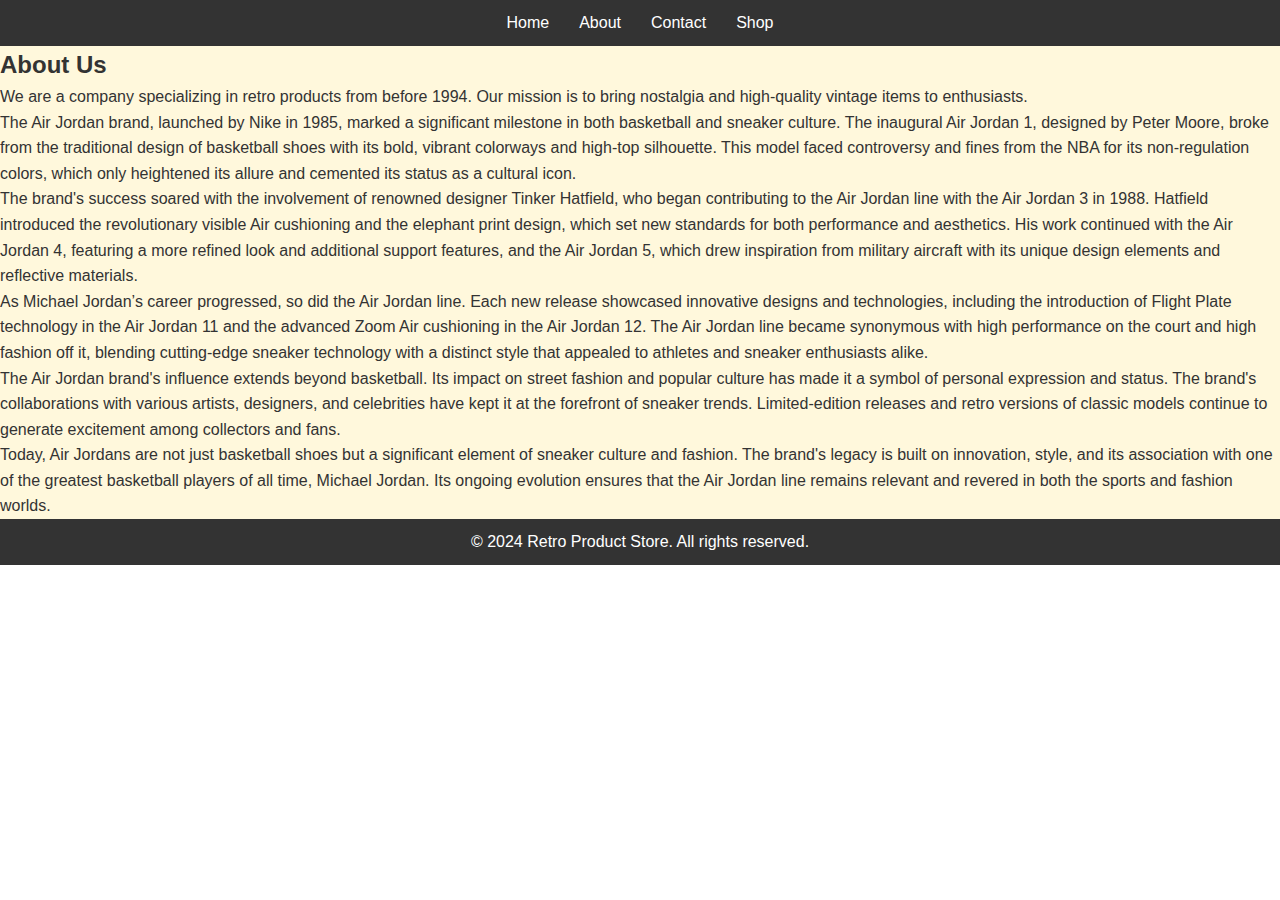
<file: final project/about.html>
<!DOCTYPE html>
<html lang="en">
<head>
    <meta charset="UTF-8">
    <meta name="viewport" content="width=device-width, initial-scale=1.0">
    <title>About Us - Retro Product Store</title>
    <link rel="stylesheet" href="styles.css">
    <script src="https://code.jquery.com/jquery-3.6.0.min.js"></script>
    <script src="main.js"></script>
</head>
<body>
<header id="global-header"></header>
<main>
    <section>
        <h2>About Us</h2>
        <p>We are a company specializing in retro products from before 1994. Our mission is to bring nostalgia and high-quality vintage items to enthusiasts.</p>
        <p>The Air Jordan brand, launched by Nike in 1985, marked a significant milestone in both basketball and sneaker culture. The inaugural Air Jordan 1, designed by Peter Moore, broke from the traditional design of basketball shoes with its bold, vibrant colorways and high-top silhouette. This model faced controversy and fines from the NBA for its non-regulation colors, which only heightened its allure and cemented its status as a cultural icon.</p>
        <p>The brand's success soared with the involvement of renowned designer Tinker Hatfield, who began contributing to the Air Jordan line with the Air Jordan 3 in 1988. Hatfield introduced the revolutionary visible Air cushioning and the elephant print design, which set new standards for both performance and aesthetics. His work continued with the Air Jordan 4, featuring a more refined look and additional support features, and the Air Jordan 5, which drew inspiration from military aircraft with its unique design elements and reflective materials.</p>
        <p>As Michael Jordan’s career progressed, so did the Air Jordan line. Each new release showcased innovative designs and technologies, including the introduction of Flight Plate technology in the Air Jordan 11 and the advanced Zoom Air cushioning in the Air Jordan 12. The Air Jordan line became synonymous with high performance on the court and high fashion off it, blending cutting-edge sneaker technology with a distinct style that appealed to athletes and sneaker enthusiasts alike.</p>
        <p>The Air Jordan brand's influence extends beyond basketball. Its impact on street fashion and popular culture has made it a symbol of personal expression and status. The brand's collaborations with various artists, designers, and celebrities have kept it at the forefront of sneaker trends. Limited-edition releases and retro versions of classic models continue to generate excitement among collectors and fans.</p>
        <p>Today, Air Jordans are not just basketball shoes but a significant element of sneaker culture and fashion. The brand's legacy is built on innovation, style, and its association with one of the greatest basketball players of all time, Michael Jordan. Its ongoing evolution ensures that the Air Jordan line remains relevant and revered in both the sports and fashion worlds.</p>
    </section>
</main>
<footer id="global-footer"></footer>

</body>
</html>
</file>
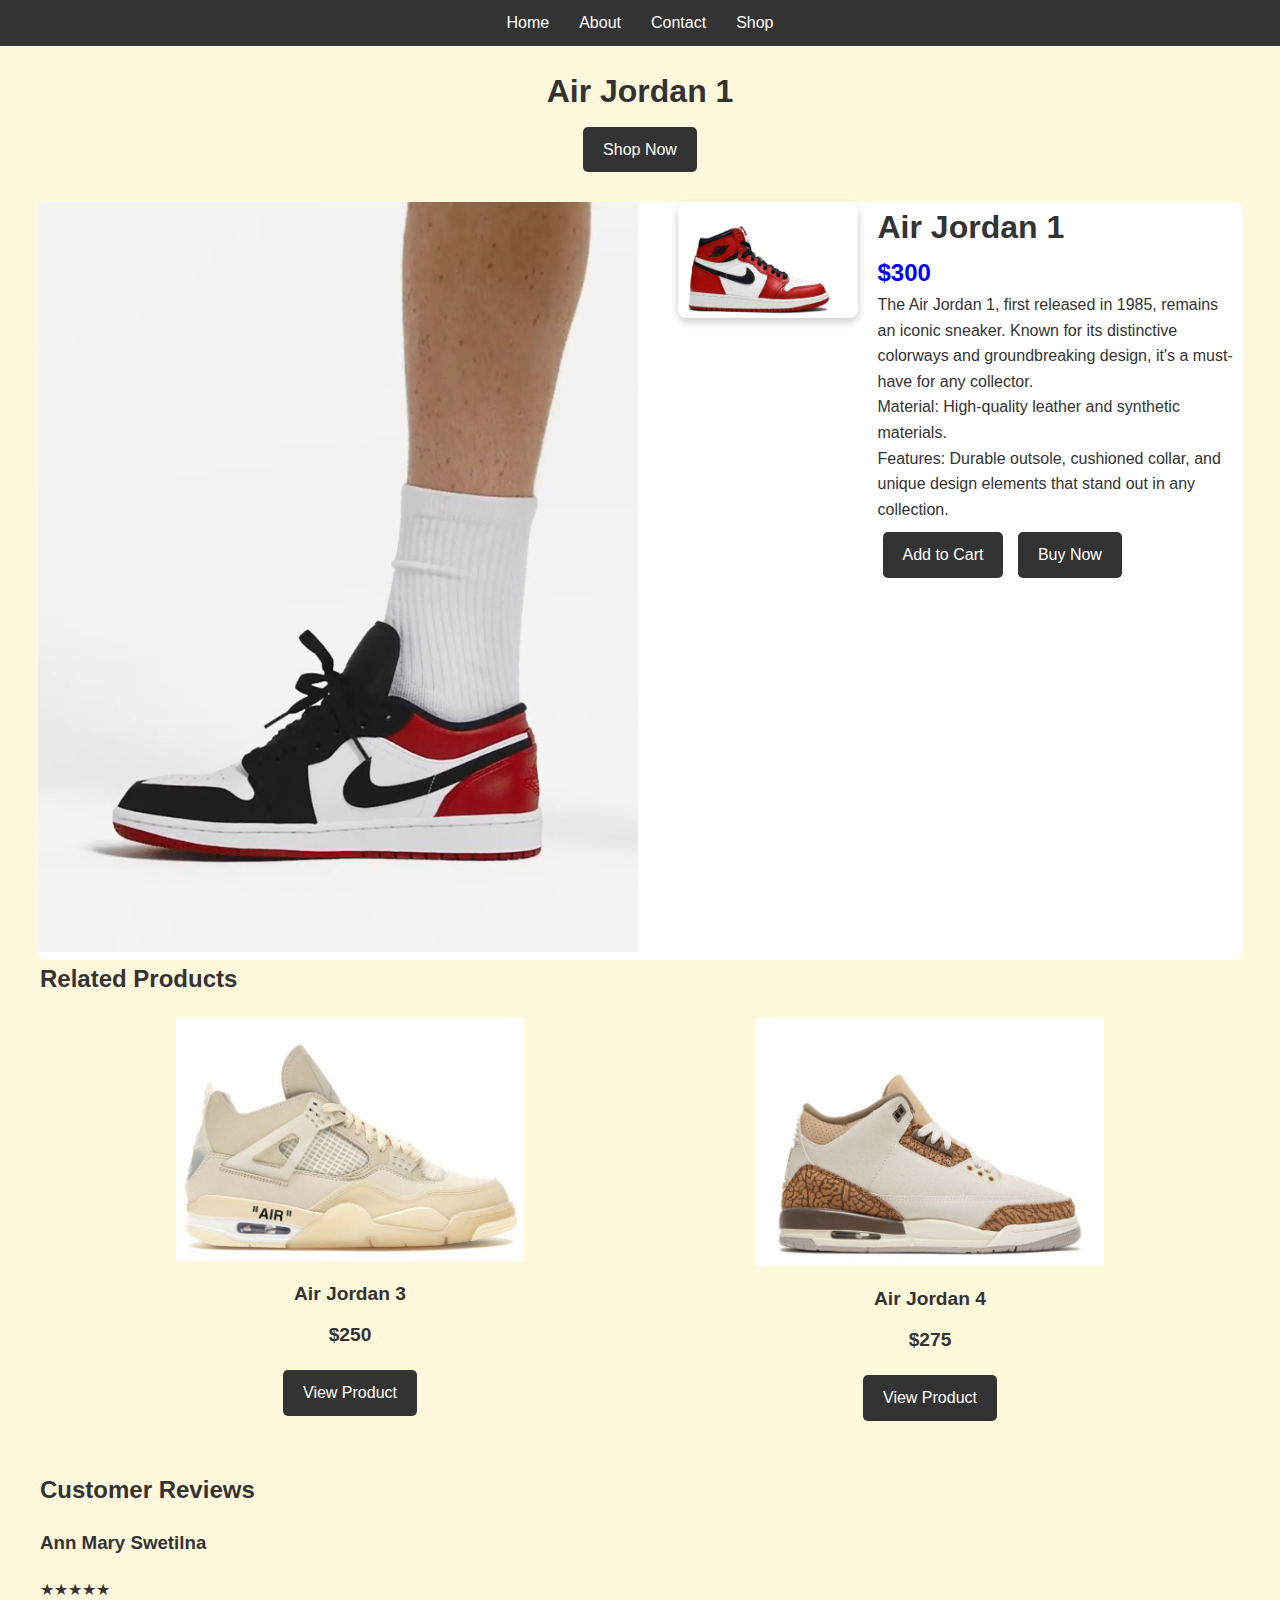
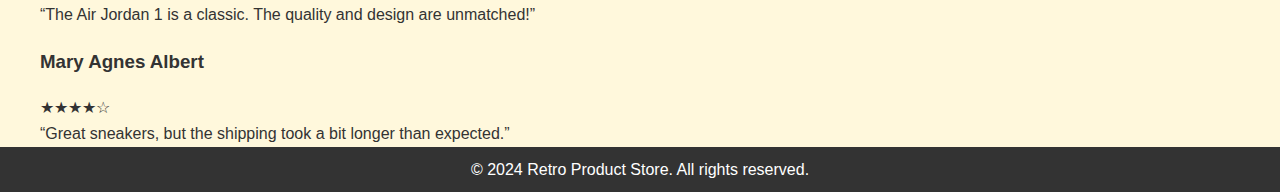
<file: final project/Air Jordan 1.html>
<!DOCTYPE html>
<html lang="en">
<head>
    <meta charset="UTF-8">
    <meta name="viewport" content="width=device-width, initial-scale=1.0">
    <title>Air Jordan 1 - Retro Product Store</title>
    <link rel="stylesheet" href="styles.css">
    <script src="https://code.jquery.com/jquery-3.6.0.min.js"></script>
    <script src="main.js" defer></script>
</head>
<body>
<header id="global-header">

</header>

<main>
    <!-- Hero Section -->
    <section class="hero">
        <h1>Air Jordan 1</h1>
        <a href="shop.html" class="btn">Shop Now</a>
    </section>
    <section class="product-details">
        <!-- Video Section -->
        <div class="video-container">
            <video src="images/dae4bdf540580eab997d9c3df779c530_t3.mp4" autoplay muted loop playsinline></video>
        </div>

        <!-- Additional Image Section -->
        <div class="additional-image-container">
            <img src="./images/air1.jpg" alt="Additional Image">
        </div>

        <!-- Product Info Section -->
        <div class="product-info">
            <h1>Air Jordan 1</h1>
            <p class="price">$300</p>
            <p>The Air Jordan 1, first released in 1985, remains an iconic sneaker. Known for its distinctive colorways and groundbreaking design, it's a must-have for any collector.</p>
            <p>Material: High-quality leather and synthetic materials.</p>
            <p>Features: Durable outsole, cushioned collar, and unique design elements that stand out in any collection.</p>
            <a href="#" class="btn add-to-cart">Add to Cart</a>
            <a href="#" class="btn buy-now">Buy Now</a>
        </div>
    </section>
    <section class="related-products">
        <h2>Related Products</h2>
        <div class="product-grid">
            <div class="product-preview">
                <img src="./images/air4.jpg" alt="Related Product 1">
                <p>Air Jordan 3</p>
                <p class="price">$250</p>
                <a href="Air%20Jordan%203.html" class="btn">View Product</a>
            </div>
            <div class="product-preview">
                <img src="./images/air2.jpg" alt="Related Product 2">
                <p>Air Jordan 4</p>
                <p class="price">$275</p>
                <a href="Air%20Jordan%204.html" class="btn">View Product</a>
                <!--  related products as needed -->
            </div>

        </div>
    </section>

    <!-- Product Reviews Section -->
    <section class="product-reviews">
        <h2>Customer Reviews</h2>
        <div class="reviews">
            <div class="review">
                <h3>Ann Mary Swetilna</h3>
                <p>★★★★★</p>
                <p>“The Air Jordan 1 is a classic. The quality and design are unmatched!”</p>
            </div>
            <div class="review">
                <h3>Mary Agnes Albert</h3>
                <p>★★★★☆</p>
                <p>“Great sneakers, but the shipping took a bit longer than expected.”</p>
            </div>
            <!-- reviews as needed -->
        </div>
    </section>
</main>

<footer id="global-footer">
    <div class="footer-content">
        <p>&copy; 2024 Air Jordan Store. All rights reserved.</p>
        <nav>
            <a href="#">Privacy Policy</a>
            <a href="#">Terms of Service</a>
            <a href="#">FAQ</a>
        </nav>
    </div>
</footer>
</body>
</html>
</file>
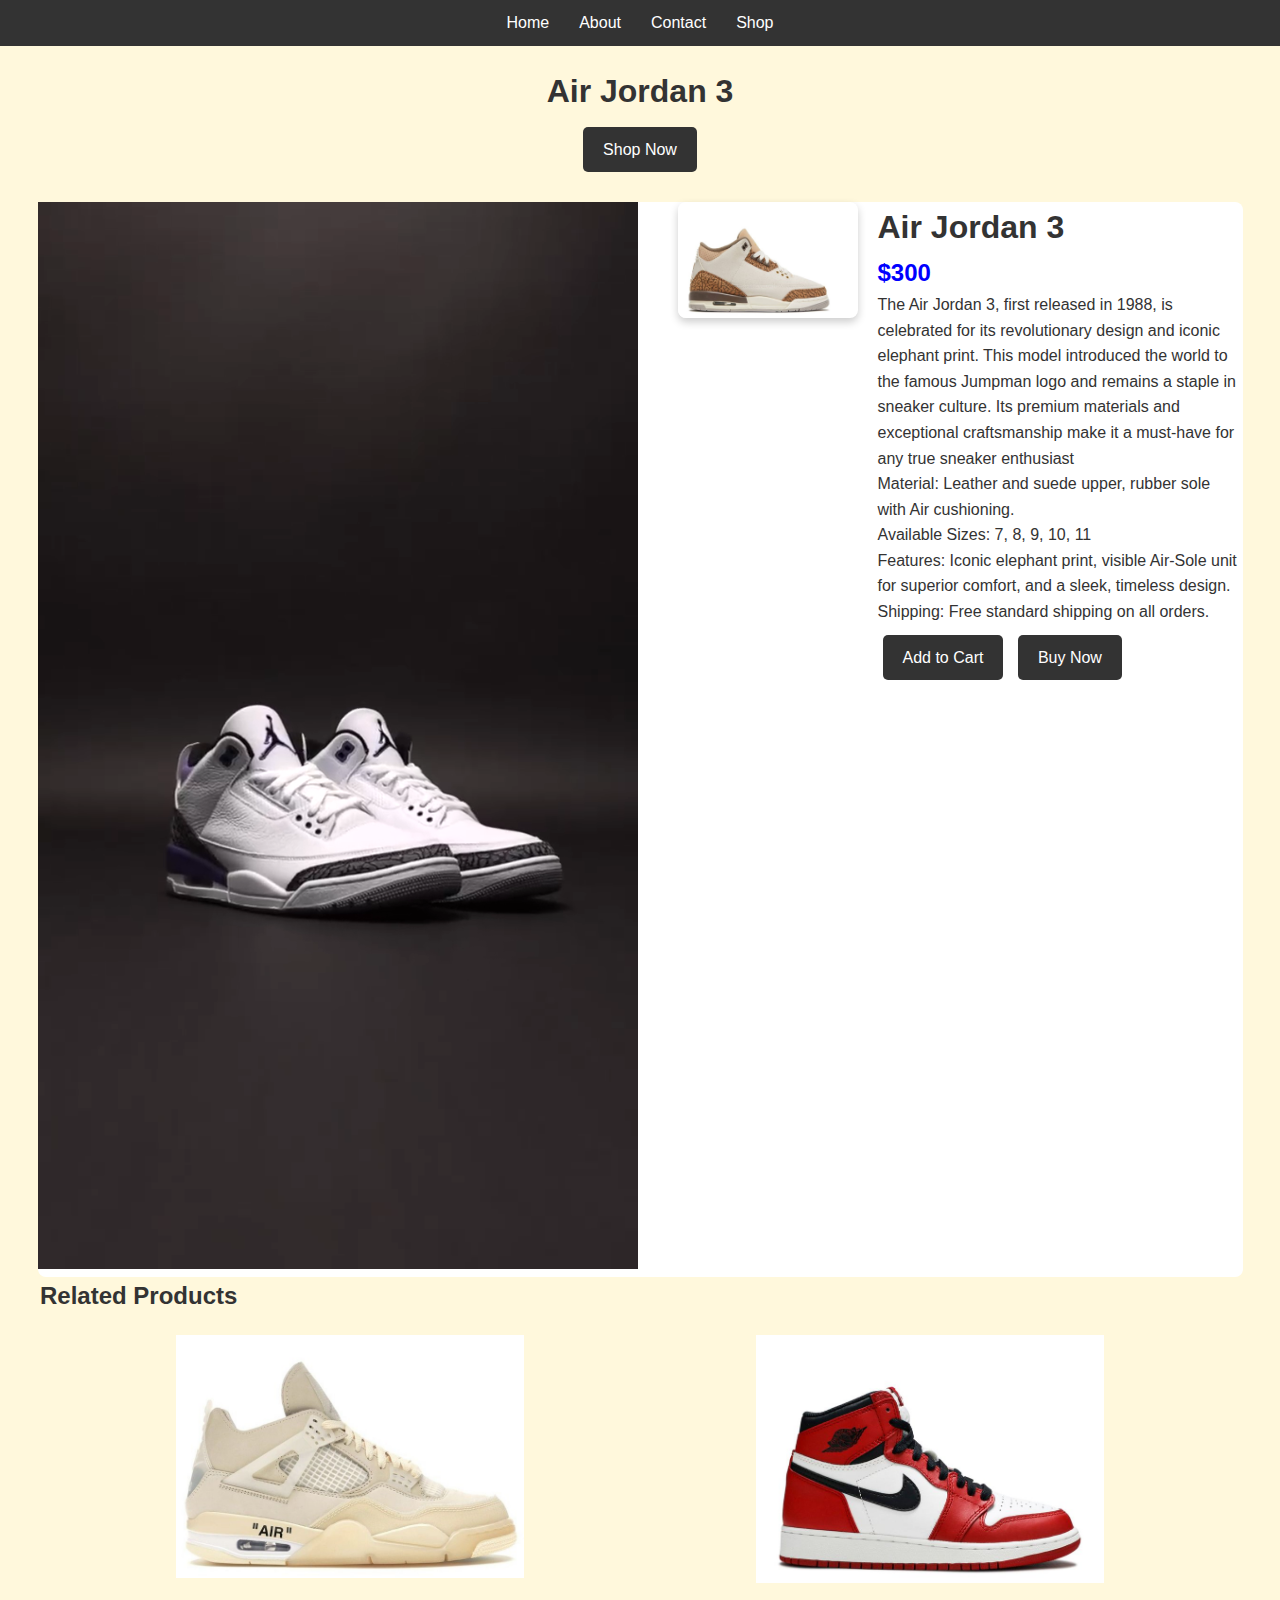
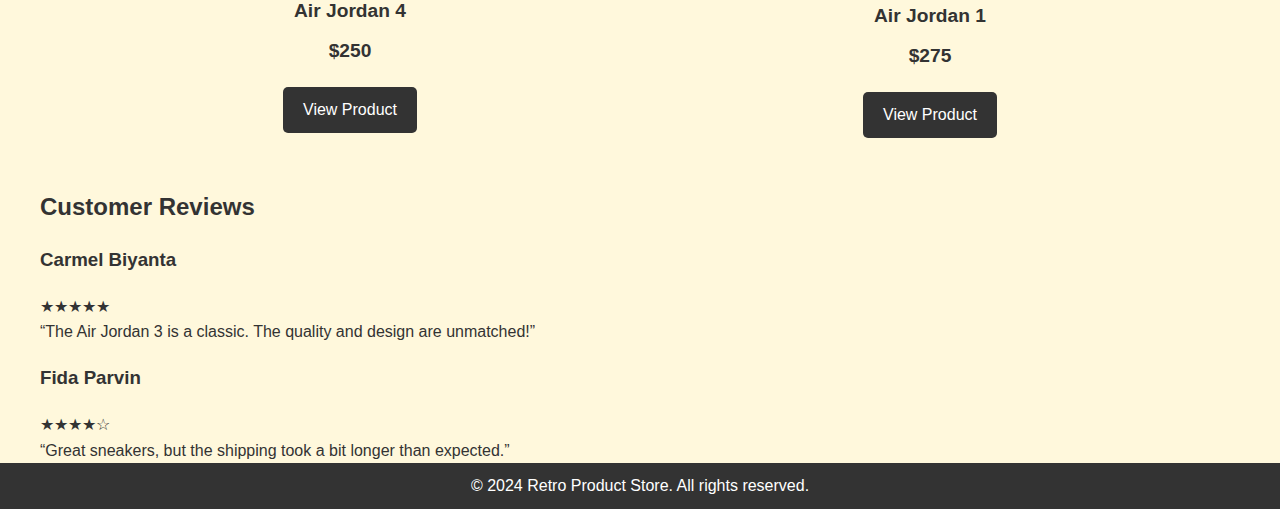
<file: final project/Air Jordan 3.html>
<!DOCTYPE html>
<html lang="en">
<head>
    <meta charset="UTF-8">
    <meta name="viewport" content="width=device-width, initial-scale=1.0">
    <title>Air Jordan 3 - Retro Product Store</title>
    <link rel="stylesheet" href="styles.css">
    <script src="https://code.jquery.com/jquery-3.6.0.min.js"></script>
    <script src="main.js" defer></script>
</head>
<body>
<header id="global-header">


</header>

<main>
    <section class="hero">
        <h1>Air Jordan 3</h1>
        <a href="shop.html" class="btn">Shop Now</a>
    </section>

    <section class="product-details">
        <!-- Video Section -->
        <div class="video-container">
            <video src="./images/5a57e44f80ce44bcfcfe4a08a2114a00_t3.mp4" autoplay muted loop playsinline></video>
        </div>

        <!-- Product Image Section -->
        <div class="additional-image-container">
            <img src="./images/air2.jpg" alt="Air Jordan 3">
        </div>

        <!-- Product Info Section -->
        <div class="product-info">
            <h1>Air Jordan 3</h1>
            <p class="price">$300</p>


            <p>The Air Jordan 3, first released in 1988, is celebrated for its revolutionary design and iconic elephant print. This model introduced the world to the famous Jumpman logo and remains a staple in sneaker culture. Its premium materials and exceptional craftsmanship make it a must-have for any true sneaker enthusiast</p>
            <p>Material: Leather and suede upper, rubber sole with Air cushioning.</p>
            <p>Available Sizes: 7, 8, 9, 10, 11</p>
            <p>Features: Iconic elephant print, visible Air-Sole unit for superior comfort, and a sleek, timeless design.</p>
            <p>Shipping: Free standard shipping on all orders.</p>
            <a href="#" class="btn add-to-cart">Add to Cart</a>
            <a href="#" class="btn buy-now">Buy Now</a>
        </div>
    </section>

    <section class="related-products">
        <h2>Related Products</h2>
        <div class="product-grid">
            <div class="product-preview">
                <img src="./images/air4.jpg" alt="Related Product 1">
                <p>Air Jordan 4</p>
                <p class="price">$250</p>
                <a href="Air%20Jordan%204.html" class="btn">View Product</a>
            </div>
            <div class="product-preview">
                <img src="./images/air1.jpg" alt="Related Product 2">
                <p>Air Jordan 1</p>
                <p class="price">$275</p>
                <a href="Air%20Jordan%201.html" class="btn">View Product</a>
            </div>
            <!-- Add more related products as needed -->
        </div>
    </section>

    <section class="product-reviews">
        <h2>Customer Reviews</h2>
        <div class="reviews">
            <div class="review">
                <h3>Carmel Biyanta</h3>
                <p>★★★★★</p>
                <p>“The Air Jordan 3 is a classic. The quality and design are unmatched!”</p>
            </div>
            <div class="review">
                <h3>Fida Parvin</h3>
                <p>★★★★☆</p>
                <p>“Great sneakers, but the shipping took a bit longer than expected.”</p>
            </div>
            <!-- Add more reviews as needed -->
        </div>
    </section>
</main>

<footer id="global-footer">
    <div class="footer-content">
        <p>&copy; 2024 Air Jordan Store. All rights reserved.</p>
        <nav>
            <a href="#">Privacy Policy</a>
            <a href="#">Terms of Service</a>
            <a href="#">FAQ</a>
        </nav>
    </div>
</footer>
</body>
</html>
</file>
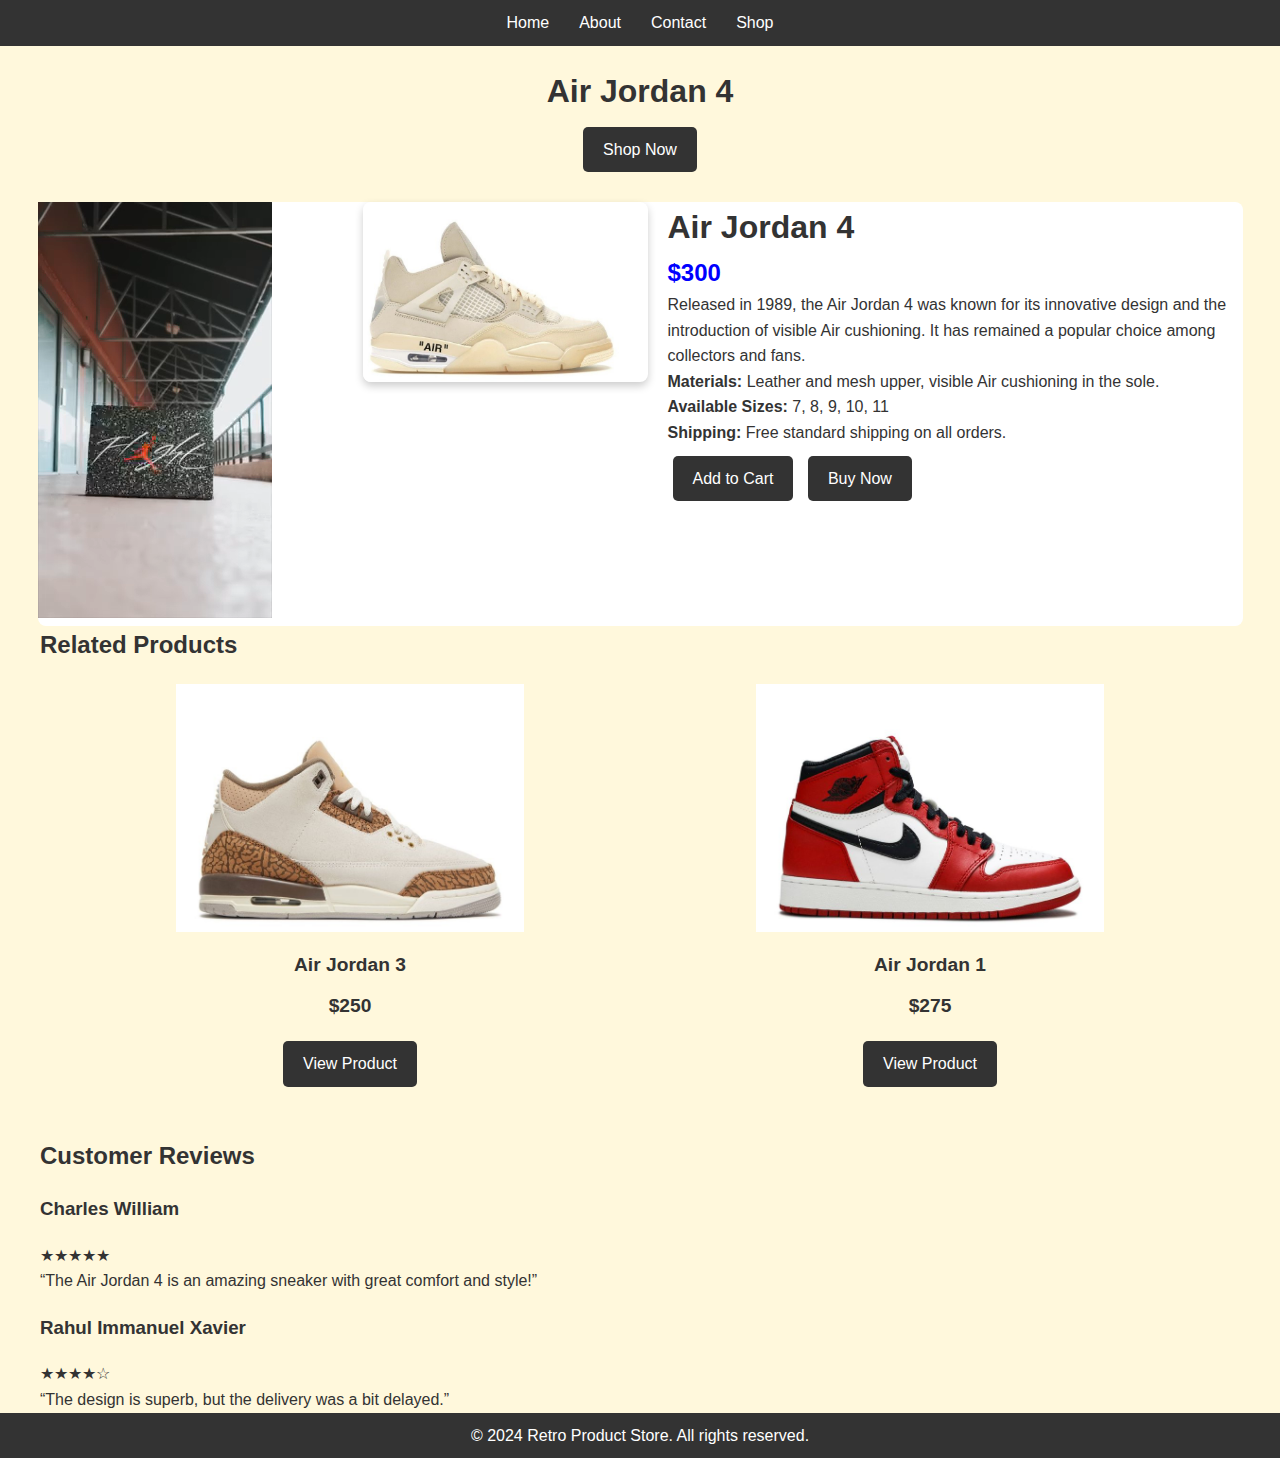
<file: final project/Air Jordan 4.html>
<!DOCTYPE html>
<html lang="en">
<head>
    <meta charset="UTF-8">
    <meta name="viewport" content="width=device-width, initial-scale=1.0">
    <title>Air Jordan 4 - Retro Product Store</title>
    <link rel="stylesheet" href="styles.css">
    <script src="https://code.jquery.com/jquery-3.6.0.min.js"></script>
    <script src="main.js" defer></script>
</head>
<body>
<header id="global-header">

</header>

<main>
    <!-- Hero Section -->
    <section class="hero">
        <h1>Air Jordan 4</h1>
        <a href="shop.html" class="btn">Shop Now</a>
    </section>

    <!-- Product Details Section -->
    <section class="product-details">
        <!-- Video Section -->
        <div class="video-container">
            <video src="./images/50a1b3ca617c9499e1532dcc149f831b.mp4" autoplay muted loop playsinline></video>
        </div>

        <!-- Additional Image Section -->
        <div class="additional-image-container">
            <img src="./images/air4.jpg" alt="Air Jordan 4">
        </div>

        <!-- Product Info Section -->
        <div class="product-info">
            <h1>Air Jordan 4</h1>
            <p class="price">$300</p>
            <p>Released in 1989, the Air Jordan 4 was known for its innovative design and the introduction of visible Air cushioning. It has remained a popular choice among collectors and fans.</p>
            <p><strong>Materials:</strong> Leather and mesh upper, visible Air cushioning in the sole.</p>
            <p><strong>Available Sizes:</strong> 7, 8, 9, 10, 11</p>
            <p><strong>Shipping:</strong> Free standard shipping on all orders.</p>
            <a href="#" class="btn add-to-cart">Add to Cart</a>
            <a href="#" class="btn buy-now">Buy Now</a>
        </div>
    </section>

    <!-- Related Products Section -->
    <section class="related-products">
        <h2>Related Products</h2>
        <div class="product-grid">
            <div class="product-preview">
                <img src="./images/air2.jpg" alt="Related Product 1">
                <p>Air Jordan 3</p>
                <p class="price">$250</p>
                <a href="Air%20Jordan%203.html" class="btn">View Product</a>
            </div>
            <div class="product-preview">
                <img src="./images/air1.jpg" alt="Related Product 2">
                <p>Air Jordan 1</p>
                <p class="price">$275</p>
                <a href="Air%20Jordan%201.html" class="btn">View Product</a>
            </div>
            <!-- Add more related products as needed -->
        </div>
    </section>

    <!-- Product Reviews Section -->
    <section class="product-reviews">
        <h2>Customer Reviews</h2>
        <div class="reviews">
            <div class="review">
                <h3>Charles William</h3>
                <p>★★★★★</p>
                <p>“The Air Jordan 4 is an amazing sneaker with great comfort and style!”</p>
            </div>
            <div class="review">
                <h3>Rahul Immanuel Xavier</h3>
                <p>★★★★☆</p>
                <p>“The design is superb, but the delivery was a bit delayed.”</p>
            </div>
            <!-- Add more reviews as needed -->
        </div>
    </section>
</main>

<footer id="global-footer">
    <div class="footer-content">
        <p>&copy; 2024 Air Jordan Store. All rights reserved.</p>
        <nav>
            <a href="#">Privacy Policy</a>
            <a href="#">Terms of Service</a>
            <a href="#">FAQ</a>
        </nav>
    </div>
</footer>
</body>
</html>
</file>
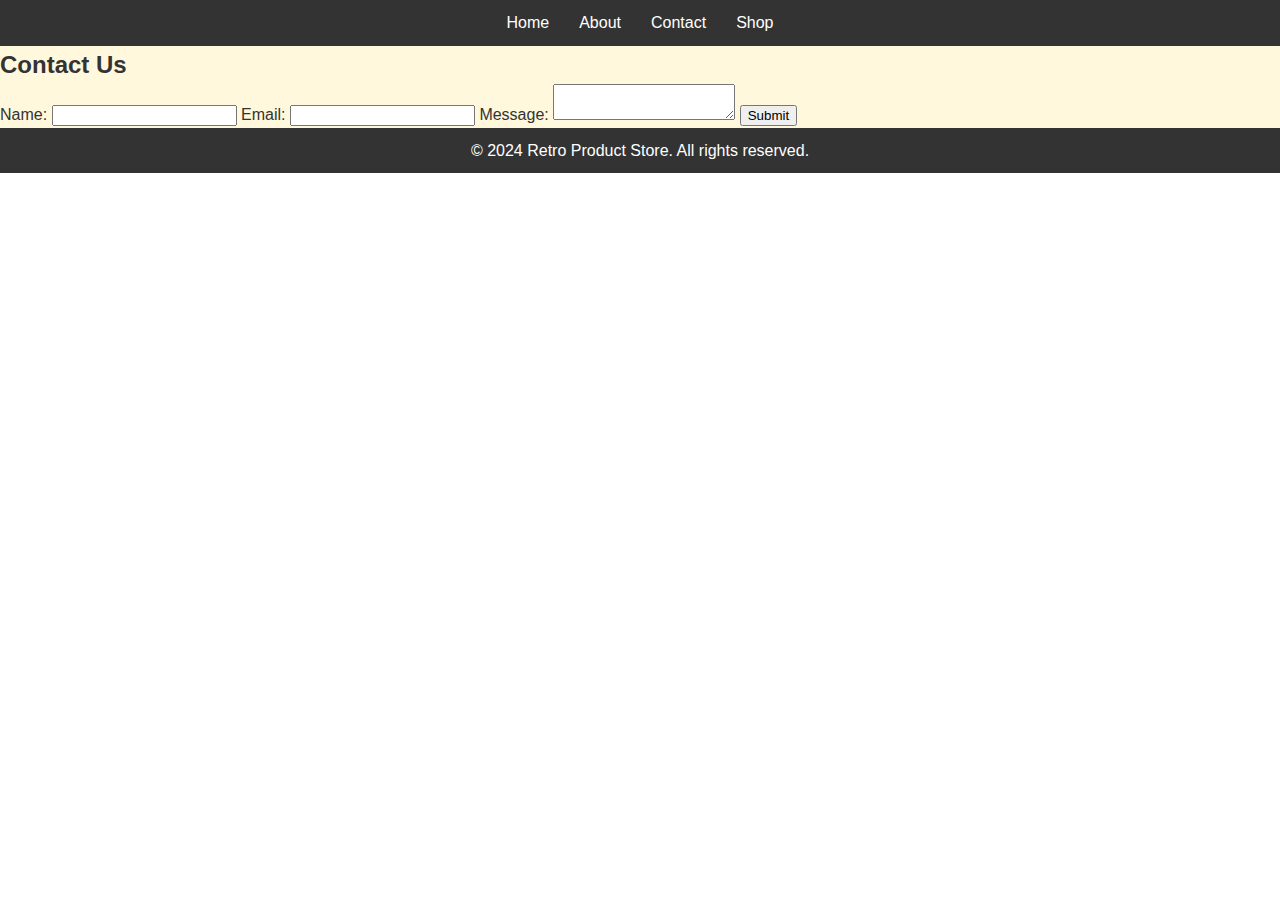
<file: final project/contact.html>
<!DOCTYPE html>
<html lang="en">
<head>
    <meta charset="UTF-8">
    <meta name="viewport" content="width=device-width, initial-scale=1.0">
    <title>Contact Us - Nike Air Jordan Store</title>
    <link rel="stylesheet" href="styles.css">
    <script src="https://code.jquery.com/jquery-3.6.0.min.js"></script>
    <script src="main.js"></script>
</head>
<body>
<!-- Global Header -->
<header id="global-header"></header>

<!-- Main Content -->
<main>
    <section>
        <h2>Contact Us</h2>
        <form action="#">
            <label for="name">Name:</label>
            <input type="text" id="name" name="name" required>
            <label for="email">Email:</label>
            <input type="email" id="email" name="email" required>
            <label for="message">Message:</label>
            <textarea id="message" name="message" required></textarea>
            <button type="submit">Submit</button>
        </form>
    </section>
</main>

<!-- Global Footer -->
<footer id="global-footer"></footer>

<script src="main.js"></script>
</body>
</html>
</file>
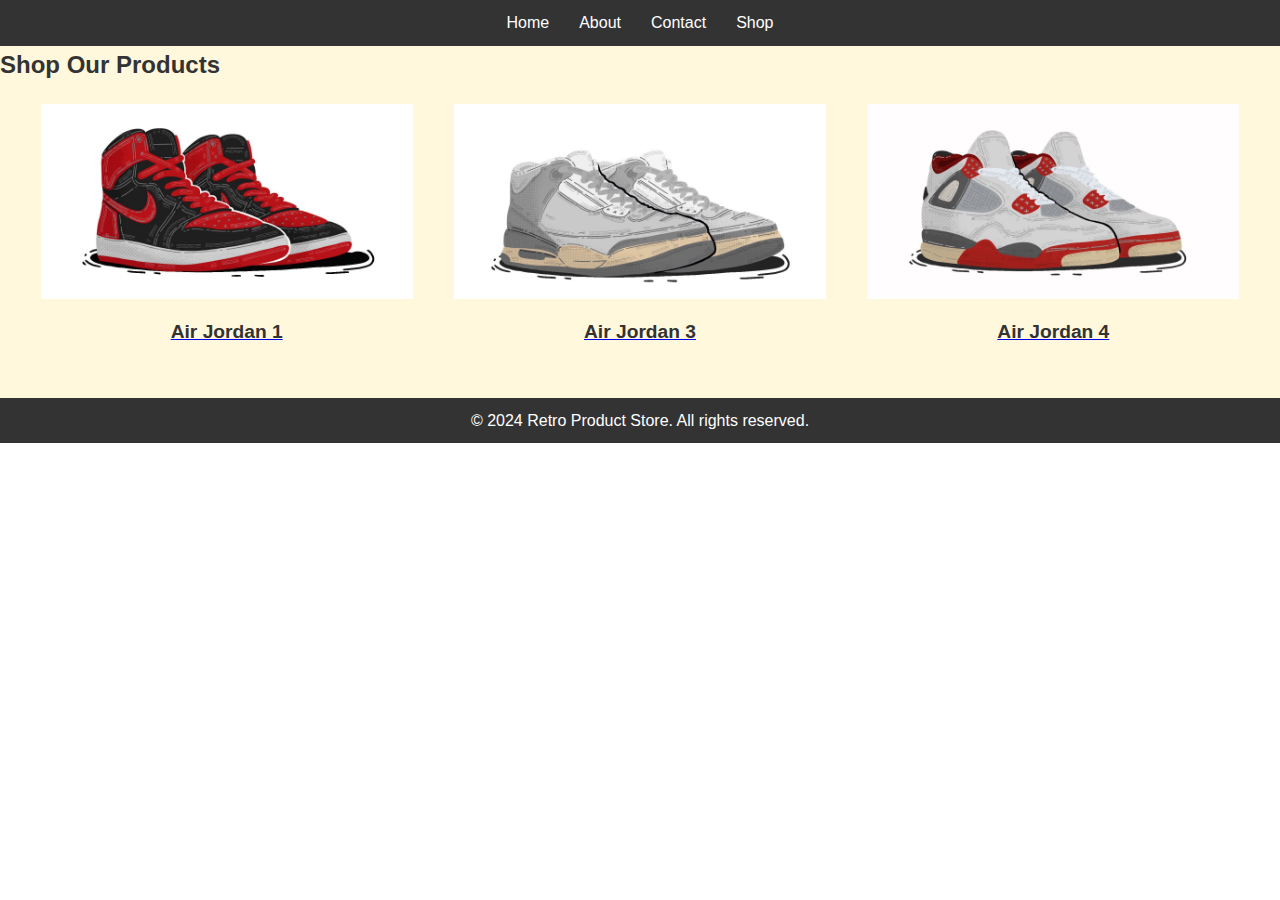
<file: final project/shop.html>
<!DOCTYPE html>
<html lang="en">
<head>
    <meta charset="UTF-8">
    <meta name="viewport" content="width=device-width, initial-scale=1.0">
    <title>Shop - Retro Product Store</title>
    <link rel="stylesheet" href="styles.css">
    <script src="https://code.jquery.com/jquery-3.6.0.min.js"></script>
    <script src="main.js"></script>
</head>
<body>
<header id="global-header"></header>
<main>
    <section>
        <h2>Shop Our Products</h2>
        <div class="product-grid">
            <div class="product-preview">
                <a href="Air%20Jordan%201.html">
                    <img src="images/air%20jordan%201984.jpeg.jpg" alt="Air Jordan 1">
                    <p>Air Jordan 1</p>
                </a>
            </div>
            <div class="product-preview">
                <a href="Air%20Jordan%203.html">
                    <img src="./images/air%20jordan%201988.jpeg.jpg" alt="Air Jordan 3">
                    <p>Air Jordan 3</p>
                </a>
            </div>
            <div class="product-preview">
                <a href="Air%20Jordan%204.html">
                    <img src="images/air%20jordan%201989.jpeg.jpg" alt="Air Jordan 4">
                    <p>Air Jordan 4</p>
                </a>
            </div>
        </div>
    </section>
</main>
<footer id="global-footer"></footer>
<script src="main.js"></script>
</body>
</html>
</file>
<file: final project/styles.css>
/* Basic Reset and Body Styling */
body, h1, h2, p, form {
    margin: 0;
    padding: 0;
}

body {
    font-family: Arial, sans-serif;
    line-height: 1.6;
    color: #333;
}

/* Header and Footer */
header, footer {
    background: #333;
    color: white;
    padding: 10px 0;
    text-align: center;
}

nav {
    display: flex;
    justify-content: center;
}

nav a {
    color: white;
    margin: 0 15px;
    text-decoration: none;
}

main {
    background-color: cornsilk;
}

/* Slider Styles */
.slider {
    position: relative;
    width: 100%;
    overflow: hidden;
    background: white;
    height: 200px; /* Fixed height for slider box */
    max-width: 800px; /* Optional: Limit max-width of the slider */
    margin: 0 auto; /* Center the slider horizontally */
    border: 2px solid #ddd;
    border-radius: 8px; /* Rounded corners */
    box-shadow: 0 4px 8px rgba(0, 0, 0, 0.1); /* Subtle shadow for depth */
}

.slides {
    display: flex;
    transition: transform 1s ease-in-out;
    position: absolute;
    top: 0;
    left: 0;
    width: 100%;
    height: 100%;
}

.slide {
    min-width: 100%;
    height: 100%;
    display: flex;
    align-items: center; /* Center image vertically */
    justify-content: center; /* Center image horizontally */
}

.slide img {
    width: 100%;
    height: 100%;
    object-fit: cover; /* Ensure image covers the container */
}

/* Jordan Collection Section Styling */
.jordan-collection {
    padding: 40px 20px;
    background-color: #f8f8f8;
    text-align: center;
    border-top: 2px solid #ddd;
}

.jordan-collection h2 {
    margin-bottom: 30px;
    font-size: 2.5em;
    font-weight: bold;
    color: #333;
}

.jordan-collection .product-grid {
    display: flex;
    justify-content: center;
    gap: 20px; /* Space between images */
    flex-wrap: wrap;
}

.jordan-collection .product-preview {
    width: 45%;
    max-width: 500px; /* Maximum width for larger screens */
    margin: 0 auto 20px;
    box-shadow: 0 4px 8px rgba(0, 0, 0, 0.1);
    background: white;
    border-radius: 8px;
    overflow: hidden;
}

.jordan-collection .product-preview img {
    width: 100%;
    height: auto;
    aspect-ratio: 9 / 16; /* Maintain 9:16 aspect ratio */
    object-fit: cover;
    border-bottom: 2px solid #ddd;
}

.jordan-collection .product-preview p {
    margin: 15px;
    font-size: 1.2em;
    font-weight: bold;
    color: #333; /* Dark color for text */
}

/* Air Jordan 1 Video Section Styling */
.airjordan1-video {
    padding: 20px 0;
    background-color: #f8f8f8;
    text-align: center; /* Center the content within the section */
    display: flex;
    justify-content: flex-end;
}

.airjordan1-video h2 {
    font-size: 2em;
}

.airjordan1-video video {
    width: 100%;
    max-width: 400px;
    height: auto; /* Maintain aspect ratio */
    aspect-ratio: 9 / 16;
    object-fit: cover;
    border: 1px solid #ddd;
    border-radius: 5px;
    padding: 0px;
}

/* Main Sections */
.hero {
    background: cornsilk;
    padding: 20px;
    text-align: center;
}

.featured-products, .product-grid {
    padding: 20px;
}

.product-grid {
    display: flex;
    justify-content: space-around;
    background-color: cornsilk;
    flex-wrap: wrap;
}

.product-preview {
    width: 30%;
    margin-bottom: 20px;
    text-align: center;
}

.product-preview img {
    width: 100%;
    height: auto;
}

.product-preview p {
    margin: 10px 0;
    font-size: 1.2em;
    font-weight: bold;
    color: #333; /* Adjust color as needed */
}

.product-image {
    padding: 20px;
    text-align: center;
}

.product-details img {
    width: 100%;
    max-width: 400px;
    height: auto;
}

.product-details {
    display: flex;
    align-items: flex-start; /* Align items at the start */
    background: white;
    border-radius: 8px;
    max-width: 1200px;
    padding-right: 5px;
}

/* Video Container */
.video-container {
    flex: 1;
    max-width: 600px;
    margin-right: 20px;
}

.video-container video {
    flex: 2; /* Take up more space than the video */
    max-width: 600px;
    text-align: left;
}

/* Product Info */
.product-info {
    position: relative;
    max-width: 600px;
    text-align: left;
}

/* Additional Image Container */
.additional-image-container {
    max-width: 400px;
    margin-left: 20px;
    text-align: center;
    display: flex;
    align-items: flex-end;
}

/* Additional image styling */
.additional-image-container img {
    width: 90%;
    height: auto;
    padding-right: 2px;
}

.price {
    color: blue;
    font-weight: bold;
    font-size: 1.5em;
}

.btn {
    display: inline-block;
    background-color: #333;
    color: white;
    padding: 10px 20px;
    border: none;
    border-radius: 5px;
    text-align: center;
    cursor: pointer;
    margin: 10px 5px;
    text-decoration: none;
}

.btn:hover {
    background-color: black;
}

.product-image {
    margin-bottom: 20px;
}

/* Video Section Styling */
.promo-video {
    padding: 20px 0;
    background-color: #f8f8f8;
}

.promo-video video {
    width: 100%;
    height: 300px; /* Set the desired height here */
    object-fit: cover;
    border: 1px solid #ddd;
    border-radius: 5px;
}

/* Upcoming Products Section */
.upcoming-products {
    padding: 20px;
    background-color: #f9f9f9;
    text-align: center;
}

.upcoming-products h2 {
    margin-bottom: 20px;
    font-size: 2em;
}

.upcoming-products .product-grid {
    display: flex;
    justify-content: space-around;
    flex-wrap: wrap;
}

.upcoming-products .product-preview {
    width: 30%;
    margin-bottom: 20px;
    text-align: center;
    position: relative;
}

.upcoming-products .product-preview img {
    width: 100%;
    height: auto;
    aspect-ratio: 9 / 16; /* Maintain 9:16 aspect ratio */
    object-fit: cover;
}

/* Container for slider and additional image */
.details-container {
    display: flex;
    flex-direction: column;
    align-items: center;
    gap: 20px; /* Space between slider and additional image */
    width: 100%;
}

/* Additional image container styling */
.additional-image-container {
    width: 100%;
    max-width: 400px;
    text-align: center;
    box-shadow: 0 4px 8px rgba(0, 0, 0, 0.2);
    border-radius: 8px; /* Rounded corners */
    overflow: hidden;
    background: white;
}

.additional-image-container img {
    max-width: 100%;
    height: auto; /* Maintain aspect ratio */
    display: block;
}

/* Responsive Design Adjustments */
@media (max-width: 768px) {
    .product-details {
        flex-direction: column;
        align-items: center;
    }

    .video-container {
        margin-right: 0;
    }

    .product-info {
        margin-left: 0;
        text-align: center;
    }
}

/* Media Queries for larger screens */
@media (min-width: 768px) {
    .product-details {
        display: flex;
        align-items: flex-start;
    }

    .video-container, .additional-image-container {
        flex: 1;
    }

    .product-info {
        flex: 2;
        margin-left: 20px;
    }

    .product-grid .product-preview {
        width: 45%;
    }
}

@media (min-width: 1024px) {
    .product-grid .product-preview {
        width: 30%;
    }

    .hero, .product-details, .related-products, .product-reviews {
        max-width: 1200px;
        margin: 0 auto;
    }
}
</file>
